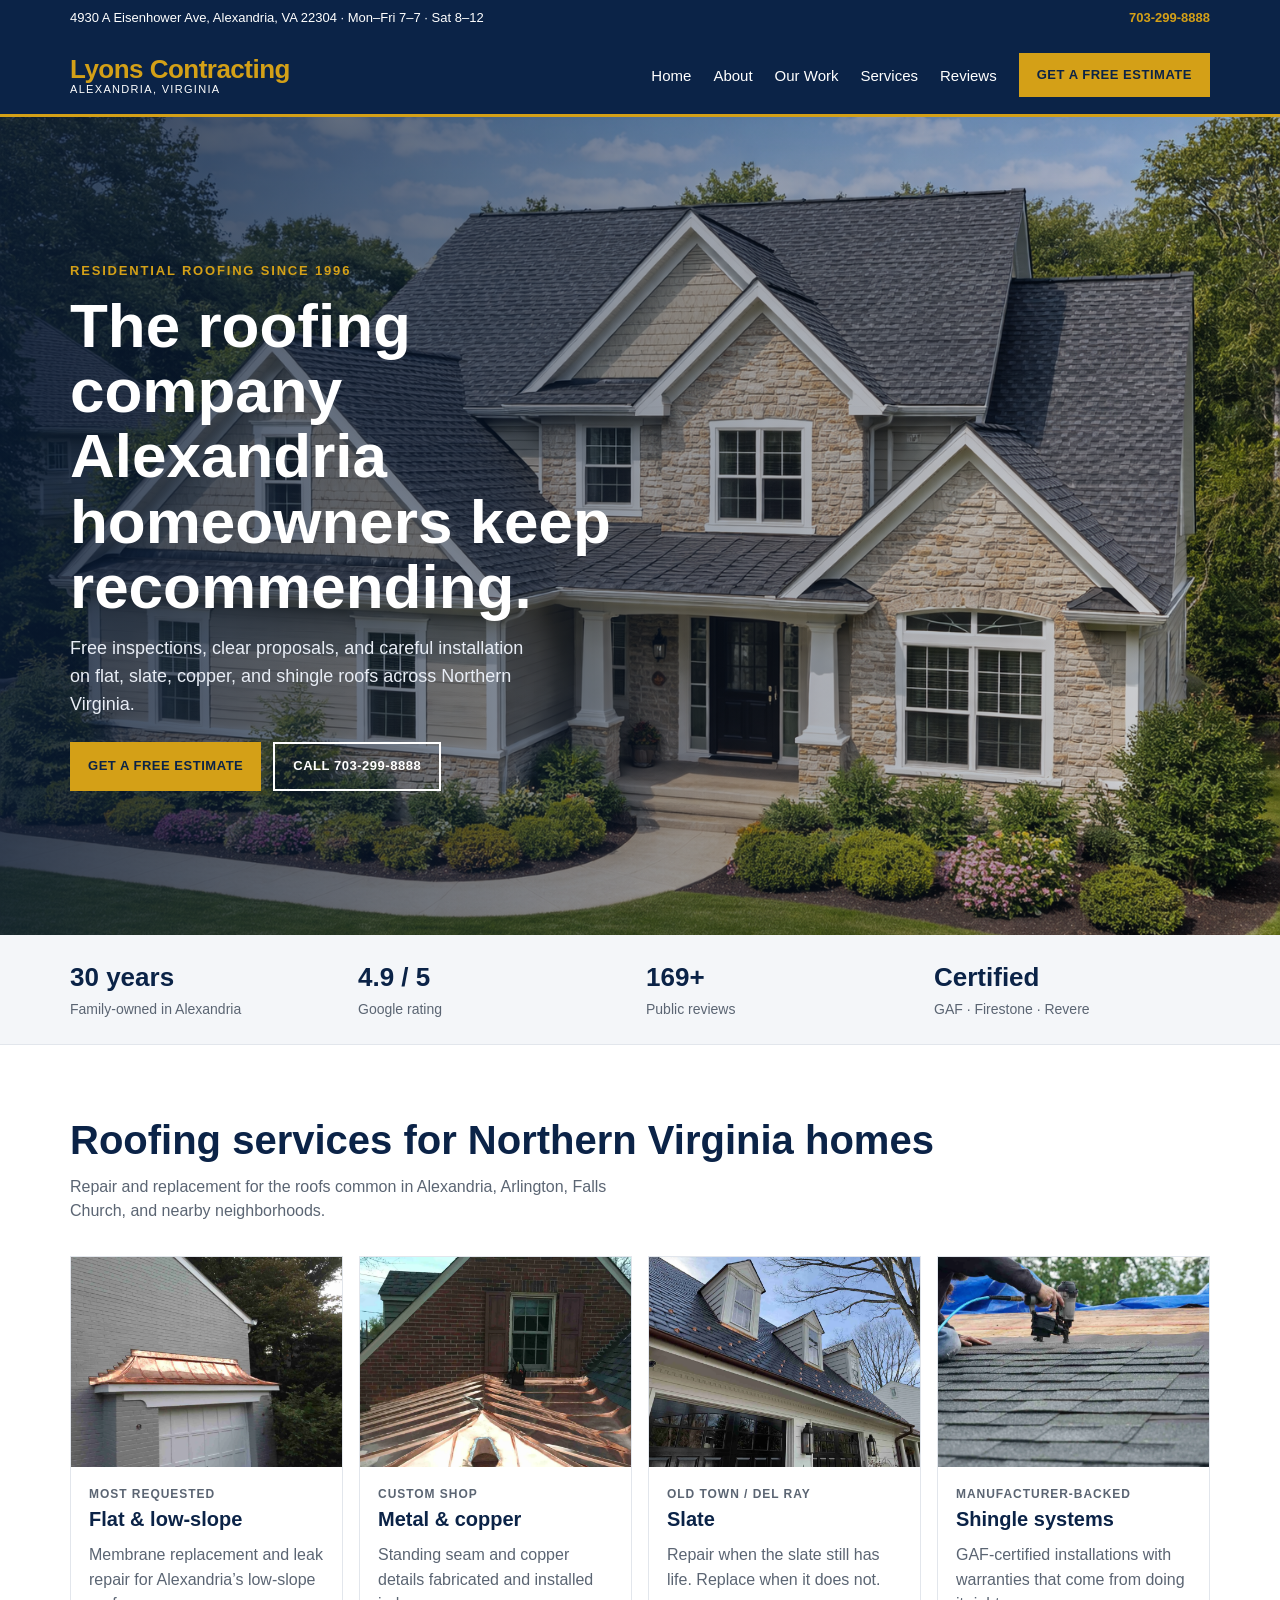
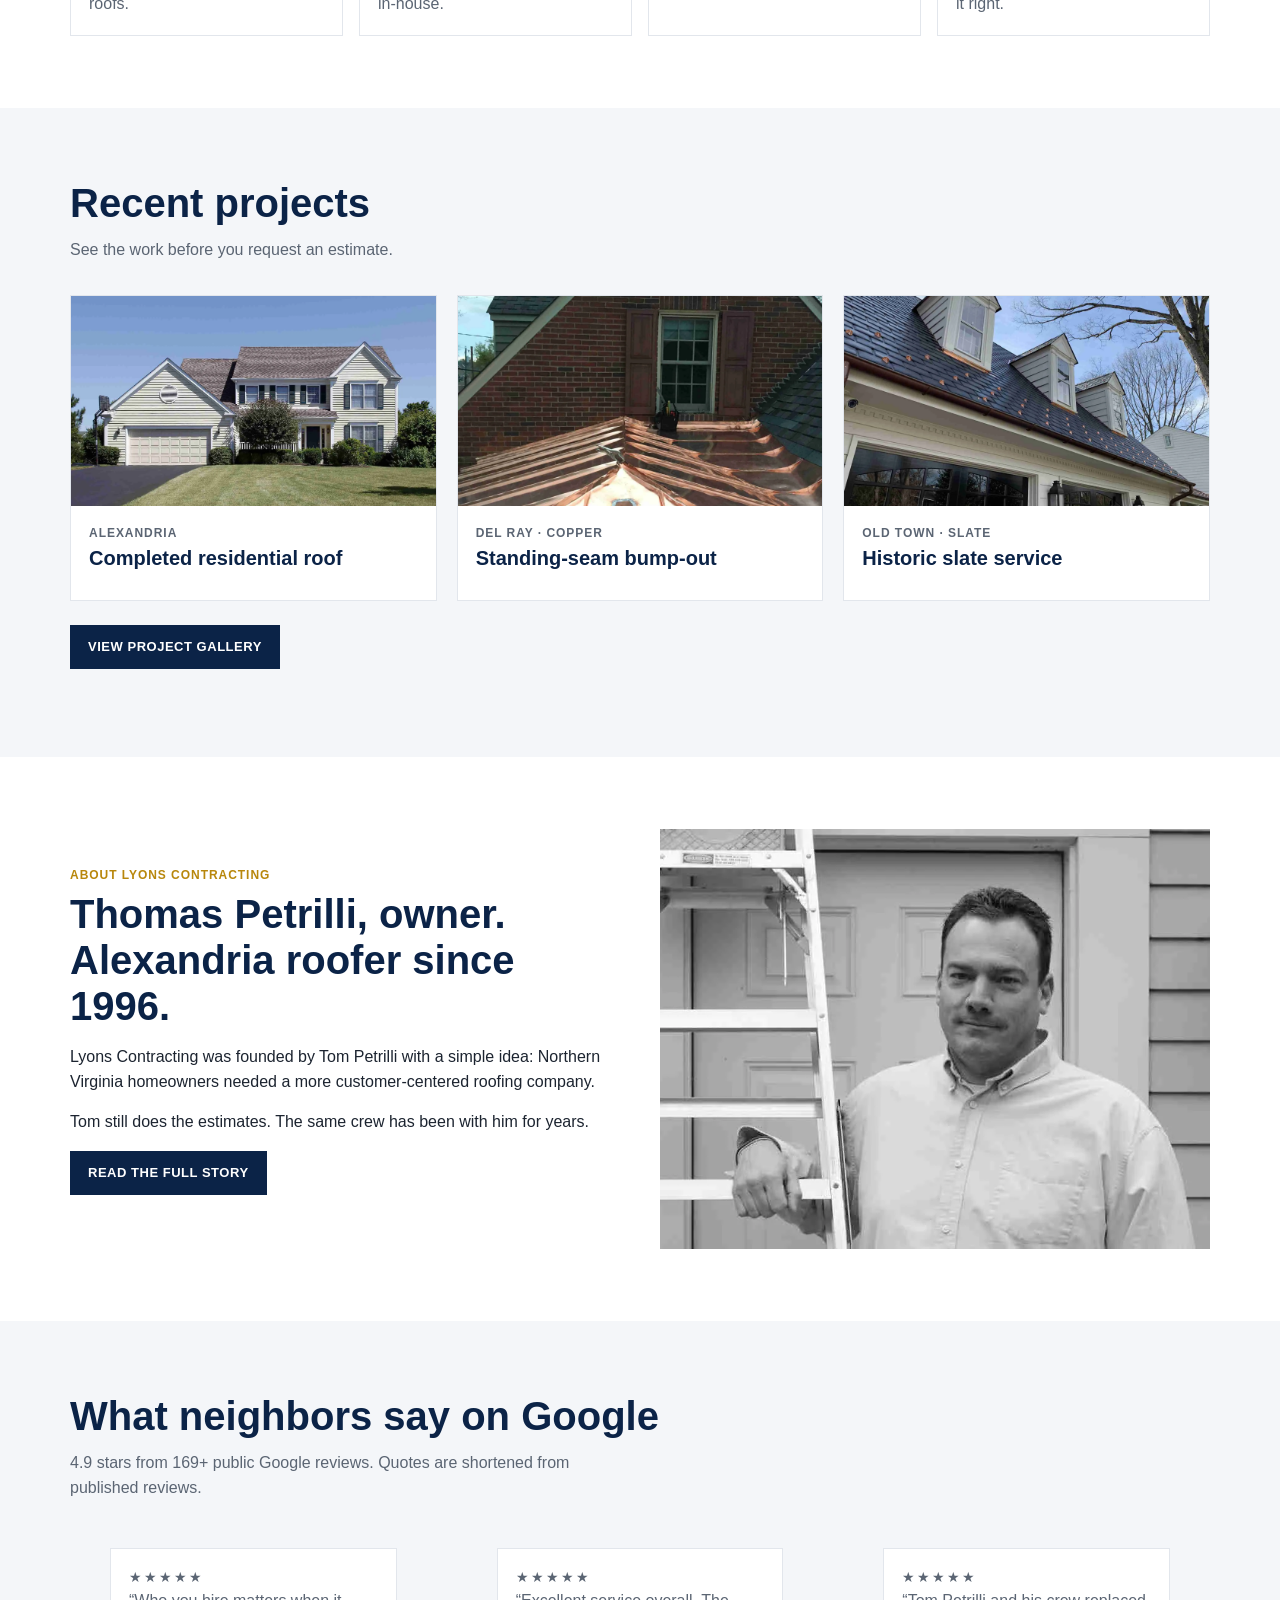
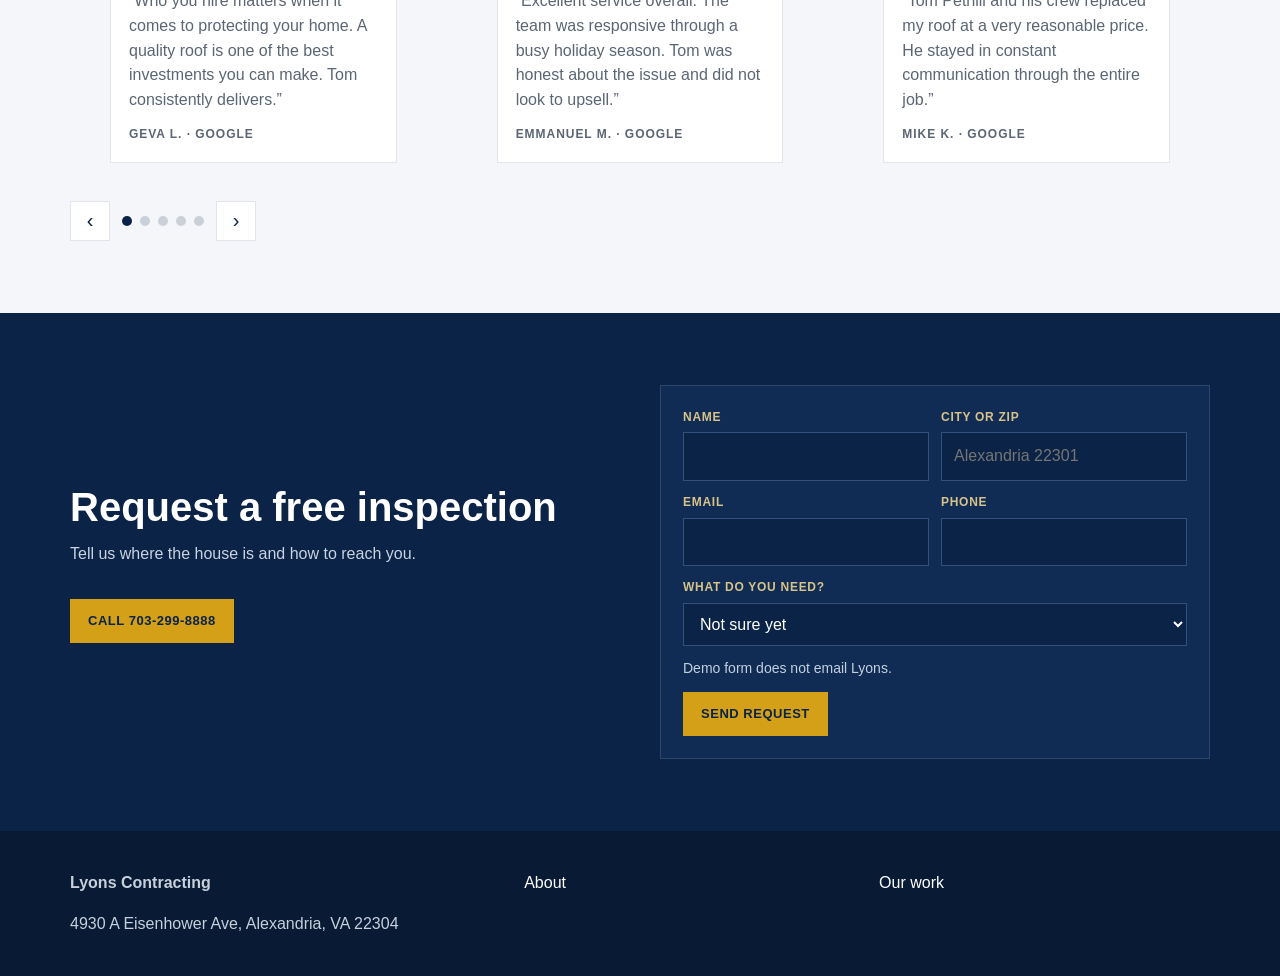
<file: index.html>
<!DOCTYPE html>
<html lang="en">
<head>
  <meta charset="UTF-8" />
  <meta name="viewport" content="width=device-width, initial-scale=1" />
  <title>Lyons Contracting | Roofing in Alexandria, VA</title>
  <link rel="stylesheet" href="css/styles.css" />
</head>
<body>
  <div class="topbar"><div class="wrap"><div>4930 A Eisenhower Ave, Alexandria, VA 22304 · Mon–Fri 7–7 · Sat 8–12</div><div><a href="tel:7032998888">703-299-8888</a></div></div></div>
  <header class="site"><div class="wrap">
    <a class="logo" href="index.html"><strong>Lyons Contracting</strong><span>Alexandria, Virginia</span></a>
    <nav>
      <a href="index.html">Home</a>
      <a href="about.html">About</a>
      <a href="work.html">Our Work</a>
      <a href="index.html#services">Services</a>
      <a href="index.html#reviews">Reviews</a>
      <a href="estimate.html" class="btn">Get a Free Estimate</a>
    </nav>
  </div></header>
  <section class="hero">
    <img class="hero-bg" src="Capture-2026-08-27-073226.png" alt="Finished residential roof" />
    <div class="wrap">
      <p class="eyebrow">Residential roofing since 1996</p>
      <h1>The roofing company Alexandria homeowners keep recommending.</h1>
      <p>Free inspections, clear proposals, and careful installation on flat, slate, copper, and shingle roofs across Northern Virginia.</p>
      <div class="hero-actions">
        <a class="btn" href="estimate.html">Get a Free Estimate</a>
        <a class="btn outline" href="tel:7032998888">Call 703-299-8888</a>
      </div>
    </div>
  </section>
  <div class="stats"><div class="wrap">
    <div><b>30 years</b><span>Family-owned in Alexandria</span></div>
    <div><b>4.9 / 5</b><span>Google rating</span></div>
    <div><b>169+</b><span>Public reviews</span></div>
    <div><b>Certified</b><span>GAF · Firestone · Revere</span></div>
  </div></div>
  <section id="services"><div class="wrap">
    <h2>Roofing services for Northern Virginia homes</h2>
    <p class="lead">Repair and replacement for the roofs common in Alexandria, Arlington, Falls Church, and nearby neighborhoods.</p>
    <div class="grid-4">
      <article class="card"><img src="Capture-2026-08-27-073321.png" alt="Copper garage awning"><div class="pad"><p class="tag">Most requested</p><h3>Flat &amp; low-slope</h3><p>Membrane replacement and leak repair for Alexandria’s low-slope roofs.</p></div></article>
      <article class="card"><img src="Capture-2026-08-27-073337.png" alt="Standing-seam copper"><div class="pad"><p class="tag">Custom shop</p><h3>Metal &amp; copper</h3><p>Standing seam and copper details fabricated and installed in-house.</p></div></article>
      <article class="card"><img src="Capture-2026-08-27-073330.png" alt="Slate roof"><div class="pad"><p class="tag">Old Town / Del Ray</p><h3>Slate</h3><p>Repair when the slate still has life. Replace when it does not.</p></div></article>
      <article class="card"><img src="Capture-2026-08-27-073303.png" alt="Shingle installation"><div class="pad"><p class="tag">Manufacturer-backed</p><h3>Shingle systems</h3><p>GAF-certified installations with warranties that come from doing it right.</p></div></article>
    </div>
  </div></section>
  <section style="background:#f4f6f9"><div class="wrap">
    <h2>Recent projects</h2>
    <p class="lead">See the work before you request an estimate.</p>
    <div class="grid-3">
      <article class="card work"><img src="Capture-2026-08-27-073217.png" alt="Completed residential roof"><div class="pad"><p class="tag">Alexandria</p><h3>Completed residential roof</h3></div></article>
      <article class="card work"><img src="Capture-2026-08-27-073337.png" alt="Copper standing seam"><div class="pad"><p class="tag">Del Ray · Copper</p><h3>Standing-seam bump-out</h3></div></article>
      <article class="card work"><img src="Capture-2026-08-27-073330.png" alt="Historic slate"><div class="pad"><p class="tag">Old Town · Slate</p><h3>Historic slate service</h3></div></article>
    </div>
    <p style="margin-top:24px"><a class="btn navy" href="work.html">View project gallery</a></p>
  </div></section>
  <section id="about"><div class="wrap split">
    <div>
      <p class="tag">About Lyons Contracting</p>
      <h2>Thomas Petrilli, owner. Alexandria roofer since 1996.</h2>
      <p>Lyons Contracting was founded by Tom Petrilli with a simple idea: Northern Virginia homeowners needed a more customer-centered roofing company.</p>
      <p>Tom still does the estimates. The same crew has been with him for years.</p>
      <p><a class="btn navy" href="about.html">Read the full story</a></p>
    </div>
    <div class="photo"><img src="Capture-2026-08-27-073354.png" alt="Thomas Petrilli"></div>
  </div></section>
  <section id="reviews" style="background:#f4f6f9"><div class="wrap">
    <h2>What neighbors say on Google</h2>
    <p class="lead">4.9 stars from 169+ public Google reviews. Quotes are shortened from published reviews.</p>
    <div class="carousel">
      <div class="carousel-track" id="review-track"></div>
      <div class="carousel-nav">
        <button class="carousel-btn" id="rev-prev">‹</button>
        <div class="dots" id="review-dots"></div>
        <button class="carousel-btn" id="rev-next">›</button>
      </div>
    </div>
  </div></section>
  <section class="form-band" id="estimate"><div class="wrap split">
    <div>
      <h2>Request a free inspection</h2>
      <p class="lead">Tell us where the house is and how to reach you.</p>
      <p><a class="btn" href="tel:7032998888">Call 703-299-8888</a></p>
    </div>
    <form class="form" id="lead-form">
      <div><label for="name">Name</label><input id="name" required></div>
      <div><label for="zip">City or ZIP</label><input id="zip" required placeholder="Alexandria 22301"></div>
      <div><label for="email">Email</label><input id="email" type="email"></div>
      <div><label for="phone">Phone</label><input id="phone"></div>
      <div class="full"><label for="need">What do you need?</label>
        <select id="need"><option value="">Not sure yet</option><option>Leak / repair</option><option>Roof replacement</option><option>Inspection only</option></select>
      </div>
      <p class="note">Demo form does not email Lyons.</p>
      <div class="full"><button class="btn" type="submit">Send request</button></div>
    </form>
    <div class="ok" id="success"><h3 style="margin-top:0">Request received.</h3></div>
  </div></section>
  <footer><div class="wrap">
    <div><strong>Lyons Contracting</strong><p>4930 A Eisenhower Ave, Alexandria, VA 22304</p></div>
    <div><a href="about.html">About</a></div>
    <div><a href="work.html">Our work</a></div>
  </div></footer>
  <script src="js/main.js"></script>
</body>
</html>
</file>
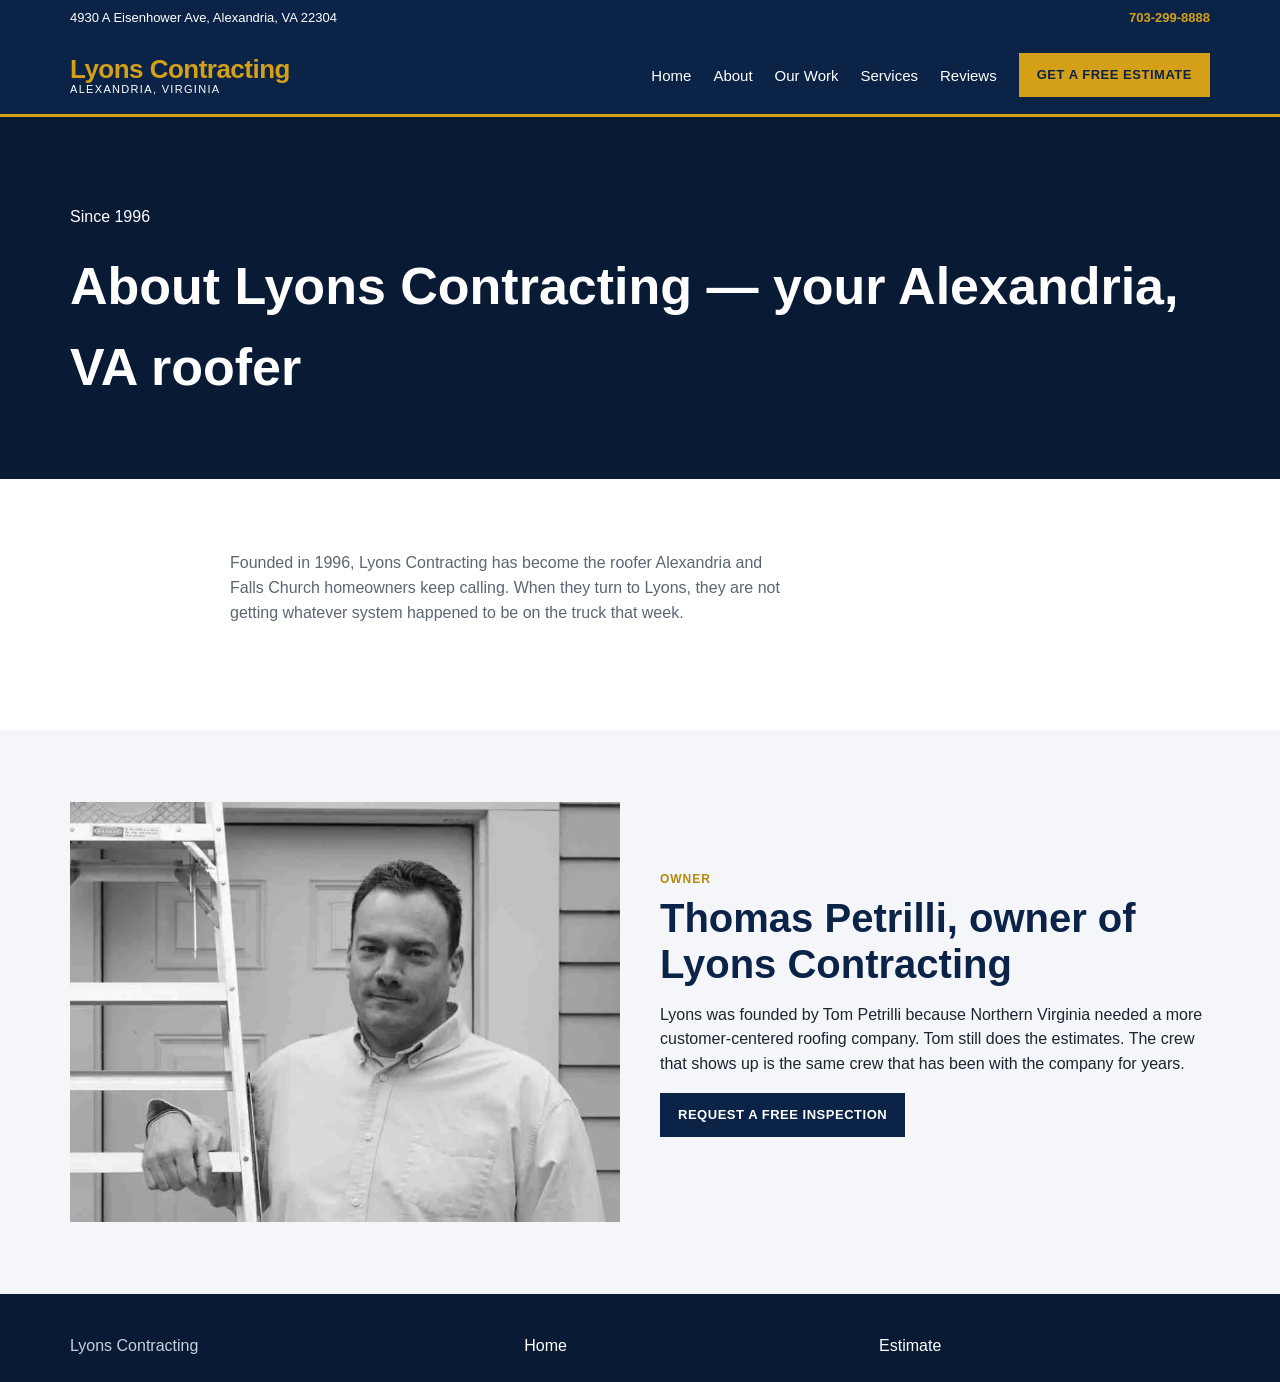
<file: about.html>
<!DOCTYPE html>
<html lang="en">
<head>
  <meta charset="UTF-8" />
  <meta name="viewport" content="width=device-width, initial-scale=1" />
  <title>About Us | Lyons Contracting</title>
  <link rel="stylesheet" href="css/styles.css" />
</head>
<body>
  <div class="topbar"><div class="wrap"><div>4930 A Eisenhower Ave, Alexandria, VA 22304</div><div><a href="tel:7032998888">703-299-8888</a></div></div></div>
  <header class="site"><div class="wrap">
    <a class="logo" href="index.html"><strong>Lyons Contracting</strong><span>Alexandria, Virginia</span></a>
    <nav>
      <a href="index.html">Home</a>
      <a href="about.html">About</a>
      <a href="work.html">Our Work</a>
      <a href="index.html#services">Services</a>
      <a href="index.html#reviews">Reviews</a>
      <a href="estimate.html" class="btn">Get a Free Estimate</a>
    </nav>
  </div></header>
  <section class="page-hero"><div class="wrap">
    <p class="eyebrow">Since 1996</p>
    <h1>About Lyons Contracting — your Alexandria, VA roofer</h1>
  </div></section>
  <section><div class="wrap" style="max-width:820px">
    <p class="lead">Founded in 1996, Lyons Contracting has become the roofer Alexandria and Falls Church homeowners keep calling. When they turn to Lyons, they are not getting whatever system happened to be on the truck that week.</p>
  </div></section>
  <section style="background:#f4f6f9"><div class="wrap split">
    <div class="photo"><img src="Capture-2026-08-27-073354.png" alt="Thomas Petrilli"></div>
    <div>
      <p class="tag">Owner</p>
      <h2>Thomas Petrilli, owner of Lyons Contracting</h2>
      <p>Lyons was founded by Tom Petrilli because Northern Virginia needed a more customer-centered roofing company. Tom still does the estimates. The crew that shows up is the same crew that has been with the company for years.</p>
      <p><a class="btn navy" href="estimate.html">Request a free inspection</a></p>
    </div>
  </div></section>
  <footer><div class="wrap"><div>Lyons Contracting</div><div><a href="index.html">Home</a></div><div><a href="estimate.html">Estimate</a></div></div></footer>
</body>
</html>
</file>
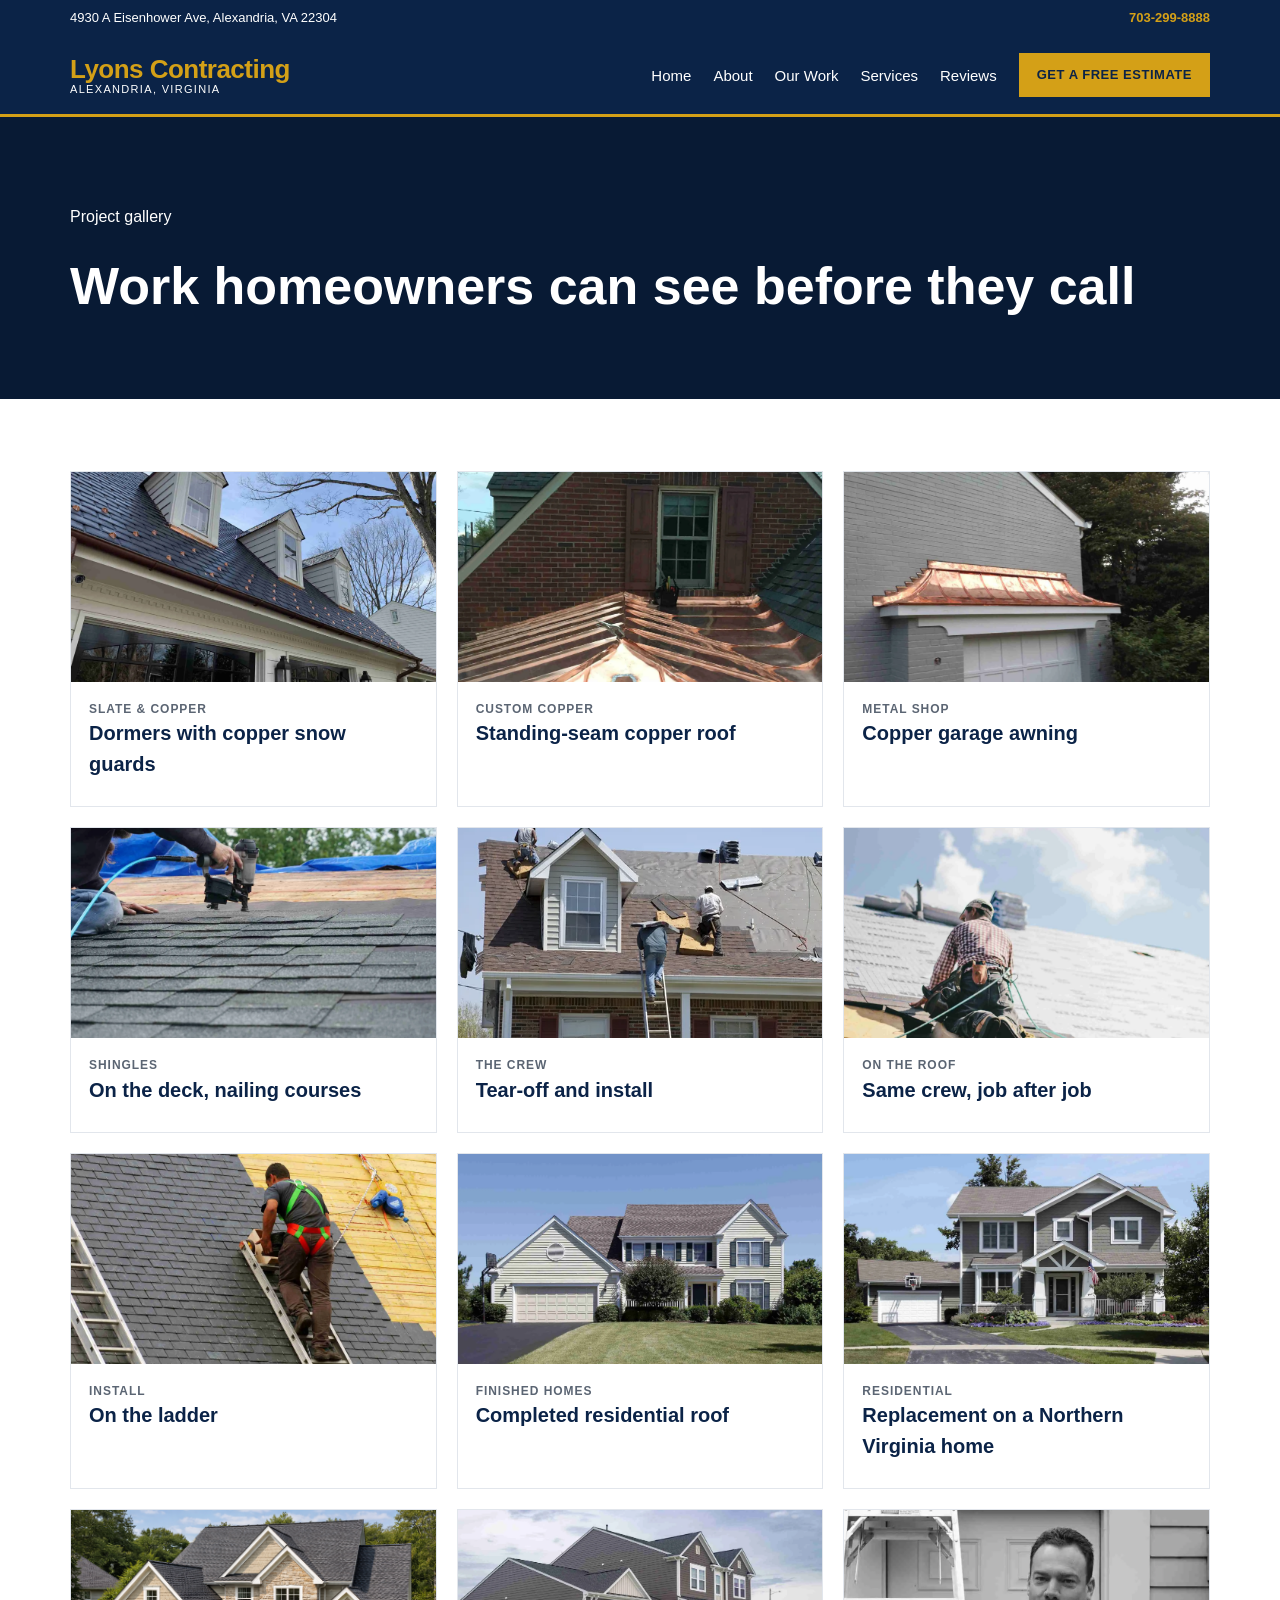
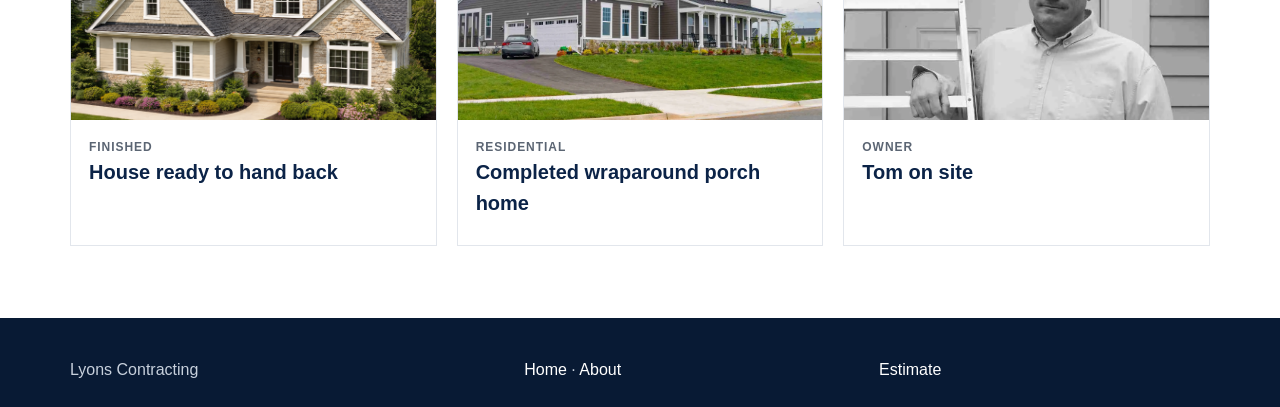
<file: work.html>
<!DOCTYPE html>
<html lang="en">
<head>
  <meta charset="UTF-8" />
  <meta name="viewport" content="width=device-width, initial-scale=1" />
  <title>Our Work | Lyons Contracting</title>
  <link rel="stylesheet" href="css/styles.css" />
</head>
<body>
  <div class="topbar"><div class="wrap"><div>4930 A Eisenhower Ave, Alexandria, VA 22304</div><div><a href="tel:7032998888">703-299-8888</a></div></div></div>
  <header class="site"><div class="wrap">
    <a class="logo" href="index.html"><strong>Lyons Contracting</strong><span>Alexandria, Virginia</span></a>
    <nav>
      <a href="index.html">Home</a>
      <a href="about.html">About</a>
      <a href="work.html">Our Work</a>
      <a href="index.html#services">Services</a>
      <a href="index.html#reviews">Reviews</a>
      <a href="estimate.html" class="btn">Get a Free Estimate</a>
    </nav>
  </div></header>
  <section class="page-hero"><div class="wrap">
    <p class="eyebrow">Project gallery</p>
    <h1>Work homeowners can see before they call</h1>
  </div></section>
  <section><div class="wrap"><div class="grid-3">
    <article class="card work"><img src="Capture-2026-08-27-073330.png" alt="Slate dormers"><div class="pad"><p class="tag">Slate &amp; copper</p><h3>Dormers with copper snow guards</h3></div></article>
    <article class="card work"><img src="Capture-2026-08-27-073337.png" alt="Copper seam"><div class="pad"><p class="tag">Custom copper</p><h3>Standing-seam copper roof</h3></div></article>
    <article class="card work"><img src="Capture-2026-08-27-073321.png" alt="Copper awning"><div class="pad"><p class="tag">Metal shop</p><h3>Copper garage awning</h3></div></article>
    <article class="card work"><img src="Capture-2026-08-27-073303.png" alt="Shingles"><div class="pad"><p class="tag">Shingles</p><h3>On the deck, nailing courses</h3></div></article>
    <article class="card work"><img src="Capture-2026-08-27-073256.png" alt="Crew"><div class="pad"><p class="tag">The crew</p><h3>Tear-off and install</h3></div></article>
    <article class="card work"><img src="Capture-2026-08-27-073248.png" alt="Roofer"><div class="pad"><p class="tag">On the roof</p><h3>Same crew, job after job</h3></div></article>
    <article class="card work"><img src="Capture-2026-08-27-073236.png" alt="Ladder work"><div class="pad"><p class="tag">Install</p><h3>On the ladder</h3></div></article>
    <article class="card work"><img src="Capture-2026-08-27-073217.png" alt="Beige house"><div class="pad"><p class="tag">Finished homes</p><h3>Completed residential roof</h3></div></article>
    <article class="card work"><img src="Capture-2026-08-27-073209.png" alt="Gray house"><div class="pad"><p class="tag">Residential</p><h3>Replacement on a Northern Virginia home</h3></div></article>
    <article class="card work"><img src="Capture-2026-08-27-073226.png" alt="Stone house"><div class="pad"><p class="tag">Finished</p><h3>House ready to hand back</h3></div></article>
    <article class="card work"><img src="Capture-2026-08-27-073134.png" alt="Porch house"><div class="pad"><p class="tag">Residential</p><h3>Completed wraparound porch home</h3></div></article>
    <article class="card work"><img src="Capture-2026-08-27-073354.png" alt="Tom Petrilli"><div class="pad"><p class="tag">Owner</p><h3>Tom on site</h3></div></article>
  </div></div></section>
  <footer><div class="wrap"><div>Lyons Contracting</div><div><a href="index.html">Home</a> · <a href="about.html">About</a></div><div><a href="estimate.html">Estimate</a></div></div></footer>
</body>
</html>
</file>
<file: css/styles.css>
:root {
  --navy: #0b2347;
  --navy-2: #081a34;
  --gold: #d4a017;
  --gold-dark: #b8870c;
  --text: #1c2430;
  --muted: #5b6573;
  --line: #e2e6ec;
  --bg: #fff;
  --soft: #f4f6f9;
}
* { box-sizing: border-box; }
html { scroll-behavior: smooth; }
body {
  margin: 0;
  color: var(--text);
  background: var(--bg);
  font-family: "Segoe UI", Arial, Helvetica, sans-serif;
  line-height: 1.55;
}
img { max-width: 100%; display: block; }
a { color: inherit; text-decoration: none; }
button, input, select, textarea { font: inherit; }
.wrap { width: min(1140px, calc(100% - 36px)); margin-inline: auto; }
.topbar { background: var(--navy); color: #fff; font-size: 13px; }
.topbar .wrap { display: flex; justify-content: space-between; gap: 12px; padding: 8px 0; flex-wrap: wrap; }
.topbar a { color: var(--gold); font-weight: 700; }
header.site { position: sticky; top: 0; z-index: 30; background: var(--navy); border-bottom: 3px solid var(--gold); }
header.site .wrap { display: flex; align-items: center; justify-content: space-between; min-height: 78px; gap: 16px; }
.logo { color: var(--gold); line-height: 1.1; }
.logo strong { display: block; font-size: 26px; font-weight: 700; letter-spacing: -0.02em; }
.logo span { display: block; color: #fff; font-size: 11px; letter-spacing: .12em; text-transform: uppercase; }
nav { display: flex; align-items: center; gap: 22px; }
nav a { color: #fff; font-size: 15px; }
nav a:hover { color: var(--gold); }
.btn { display: inline-flex; align-items: center; justify-content: center; background: var(--gold); color: var(--navy); border: 0; padding: 12px 18px; font-weight: 800; font-size: 13px; letter-spacing: .04em; text-transform: uppercase; cursor: pointer; }
.btn:hover { background: #e0b122; }
.btn.navy { background: var(--navy); color: #fff; }
.btn.outline { background: transparent; color: #fff; border: 2px solid #fff; }
.hero {
  position: relative;
  min-height: 620px;
  display: grid;
  align-items: center;
  color: #fff;
  overflow: hidden;
  background-color: #081a34;
}
.hero img.hero-bg { position:absolute; inset:0; width:100%; height:100%; object-fit:cover; z-index:0; }
.hero::after { content:""; position:absolute; inset:0; z-index:1; background:linear-gradient(90deg, rgba(8,26,52,.82), rgba(8,26,52,.35) 60%, rgba(8,26,52,.15)); }
.hero .wrap { position: relative; z-index: 2; padding: 72px 0; }
.hero .eyebrow { color: var(--gold); font-size: 13px; font-weight: 700; letter-spacing: .14em; text-transform: uppercase; margin: 0 0 12px; }
.hero h1 { margin: 0 0 16px; max-width: 16ch; font-size: clamp(36px, 5.4vw, 62px); line-height: 1.05; font-weight: 800; }
.hero p { max-width: 46ch; font-size: 18px; color: #e8edf5; margin: 0 0 24px; }
.hero-actions { display: flex; gap: 12px; flex-wrap: wrap; }
.stats { background: var(--soft); border-bottom: 1px solid var(--line); }
.stats .wrap { display: grid; grid-template-columns: repeat(4, 1fr); gap: 12px; padding: 22px 0; }
.stats b { display: block; color: var(--navy); font-size: 26px; }
.stats span { color: var(--muted); font-size: 14px; }
section { padding: 72px 0; }
h2 { margin: 0 0 12px; color: var(--navy); font-size: clamp(28px, 3.4vw, 40px); line-height: 1.15; }
.lead { max-width: 62ch; color: var(--muted); margin: 0 0 32px; }
.grid-3 { display: grid; grid-template-columns: repeat(3, 1fr); gap: 20px; }
.grid-4 { display: grid; grid-template-columns: repeat(4, 1fr); gap: 16px; }
.card, .review { border: 1px solid var(--line); background: #fff; }
.card img, .work img { height:210px; width:100%; object-fit:cover; display:block; }
.card .pad, .review { padding: 18px; }
.card h3 { margin: 0 0 8px; color: var(--navy); font-size: 20px; }
.card p, .review p { margin: 0; color: var(--muted); }
.tag { color: var(--gold-dark); font-size: 12px; font-weight: 700; letter-spacing: .08em; text-transform: uppercase; margin: 0 0 6px; }
.split { display: grid; grid-template-columns: 1fr 1fr; gap: 40px; align-items: center; }
.photo { min-height: 420px; background: #0b2347; }
.photo img { width:100%; height:420px; object-fit:cover; display:block; }
.page-hero { background-color: #081a34; color: #fff; padding: 72px 0; }
.page-hero h1 { color: #fff; margin: 0; font-size: clamp(32px,5vw,52px); }
.stars { color: var(--gold-dark); letter-spacing: 2px; margin: 0 0 8px; font-size: 14px; }
.carousel-track { display: grid; grid-template-columns: repeat(3, 1fr); gap: 20px; }
.review { min-height: 210px; display: flex; flex-direction: column; }
.review .who { margin-top: auto; padding-top: 12px; }
.carousel-nav { display: flex; align-items: center; gap: 12px; margin-top: 22px; }
.dots { display: flex; gap: 8px; }
.dot { width: 10px; height: 10px; border-radius: 50%; border: 0; background: #c9d0d8; cursor: pointer; padding: 0; }
.dot.on { background: var(--navy); }
.carousel-btn { width: 40px; height: 40px; border: 1px solid var(--line); background: #fff; color: var(--navy); font-size: 20px; cursor: pointer; }
.form-band { background: var(--navy); color: #fff; }
.form-band h2 { color: #fff; }
.form-band .lead { color: #c9d3e2; }
.form { display: grid; grid-template-columns: 1fr 1fr; gap: 12px; background: #102c54; padding: 22px; border: 1px solid rgba(255,255,255,.12); }
.form label { display: block; font-size: 12px; font-weight: 700; letter-spacing: .06em; text-transform: uppercase; margin-bottom: 6px; color: #d7c38a; }
.form input, .form select, .form textarea { width: 100%; padding: 11px 12px; border: 1px solid #33507a; background: #0b2347; color: #fff; }
.full { grid-column: 1 / -1; }
.note { grid-column: 1 / -1; margin: 0; color: #c5d0df; font-size: 14px; }
.ok { display: none; padding: 22px; background: #102c54; border: 1px solid var(--gold); }
footer { background: var(--navy-2); color: #c7d0dc; padding: 40px 0 24px; }
footer .wrap { display: grid; grid-template-columns: 1.3fr 1fr 1fr; gap: 24px; }
footer a { color: #fff; }
@media (max-width: 860px) {
  nav { display: none; }
  .stats .wrap, .grid-3, .grid-4, .split, .form, footer .wrap, .carousel-track { grid-template-columns: 1fr; }
  .hero { min-height: 520px; }
}
</file>
